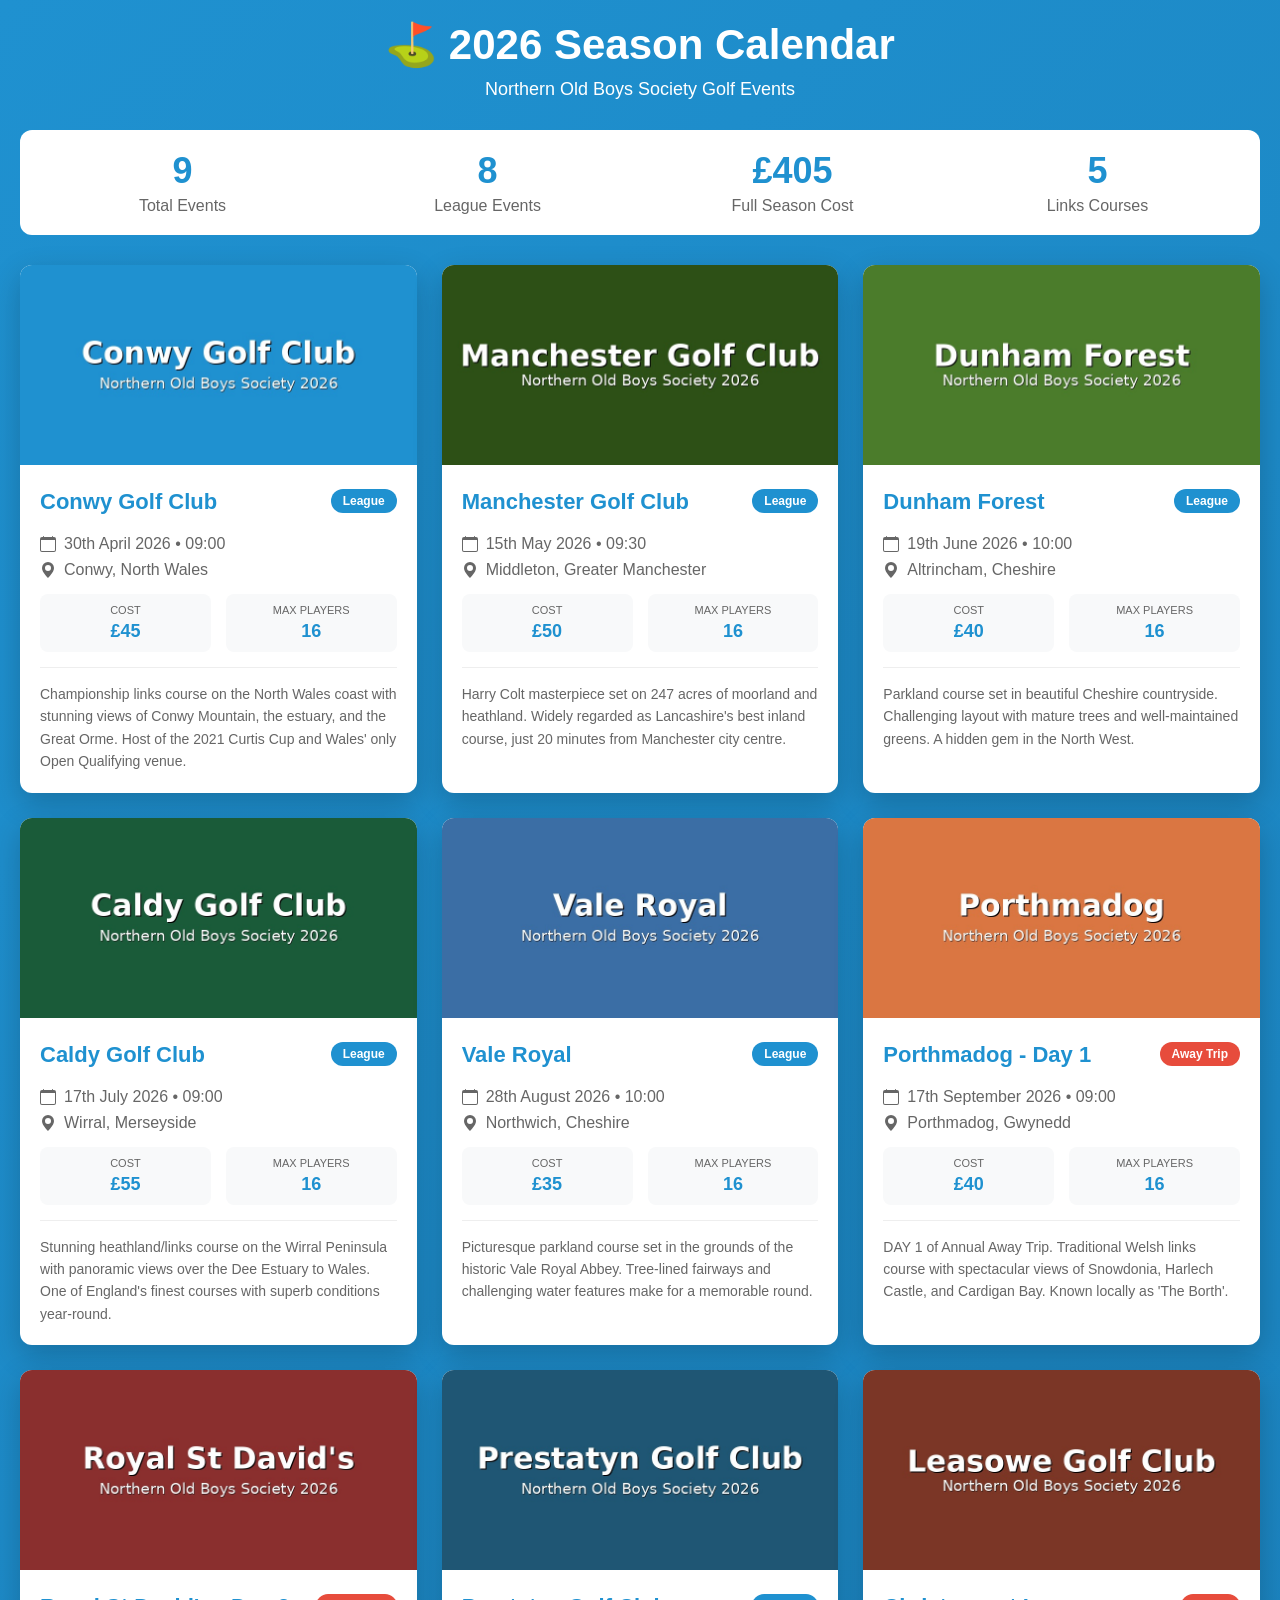
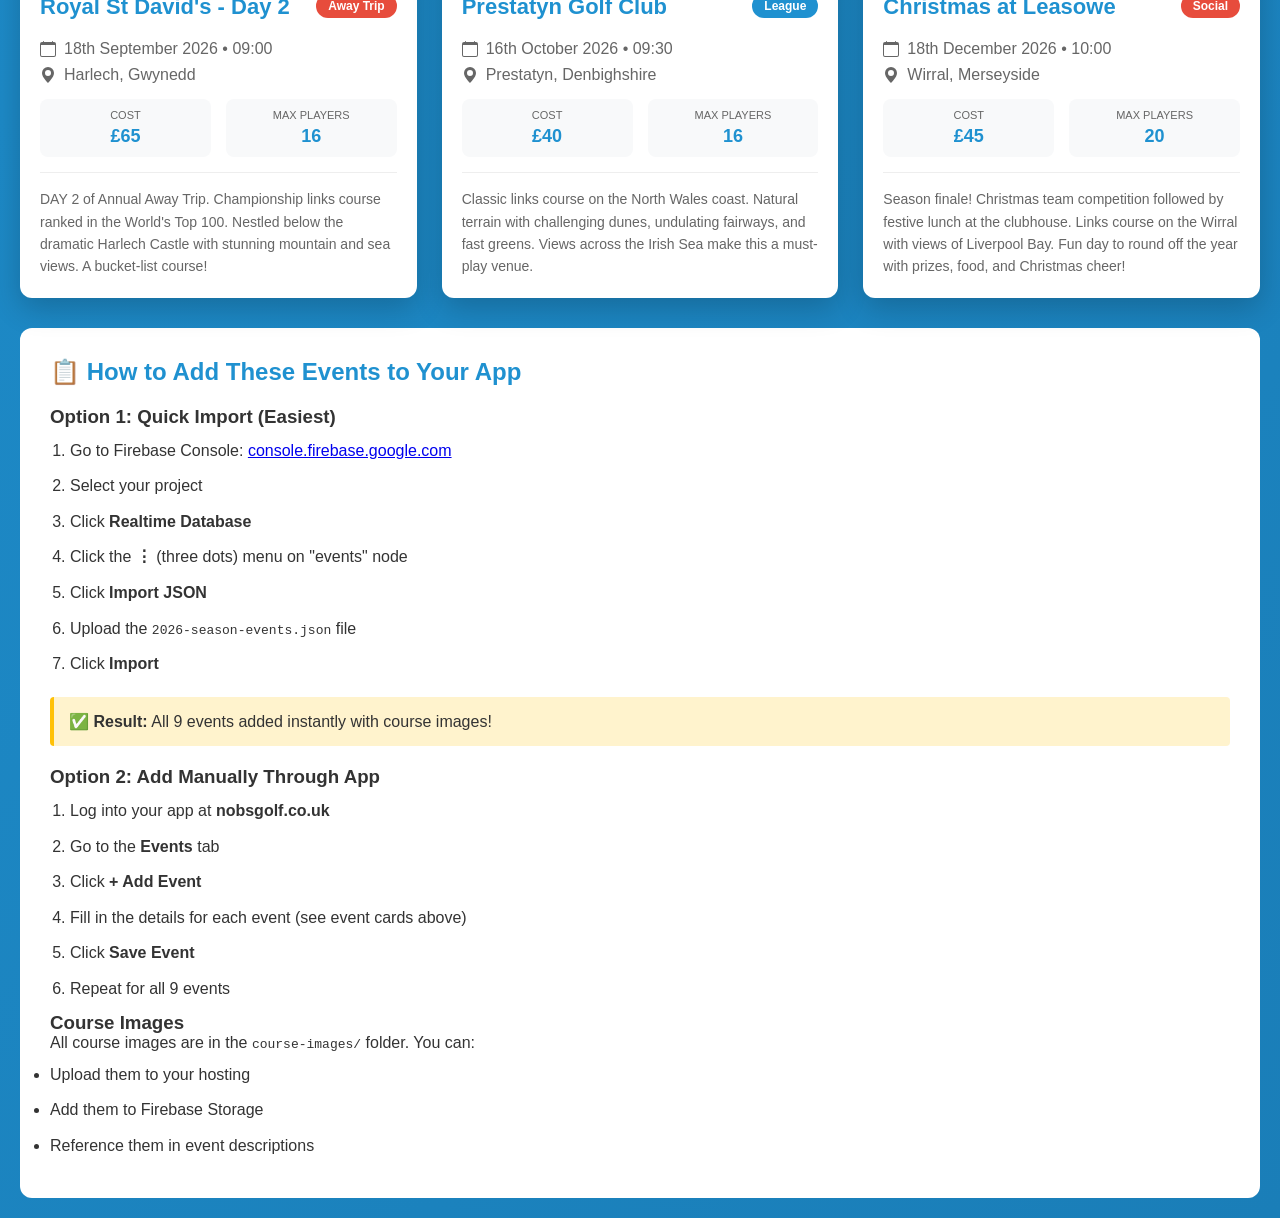
<file: 2026-events-preview.html>
<!DOCTYPE html>
<html lang="en">
<head>
    <meta charset="UTF-8">
    <meta name="viewport" content="width=device-width, initial-scale=1.0">
    <title>2026 Season Events - Northern Old Boys Society</title>
    <style>
        * {
            margin: 0;
            padding: 0;
            box-sizing: border-box;
        }
        
        body {
            font-family: -apple-system, BlinkMacSystemFont, 'Segoe UI', Roboto, sans-serif;
            background: linear-gradient(135deg, #1f91d0 0%, #1a7eb8 100%);
            padding: 20px;
            color: #333;
        }
        
        .container {
            max-width: 1400px;
            margin: 0 auto;
        }
        
        h1 {
            text-align: center;
            color: white;
            margin-bottom: 10px;
            font-size: 42px;
        }
        
        .subtitle {
            text-align: center;
            color: white;
            margin-bottom: 30px;
            font-size: 18px;
        }
        
        .season-stats {
            background: white;
            border-radius: 12px;
            padding: 20px;
            margin-bottom: 30px;
            display: grid;
            grid-template-columns: repeat(auto-fit, minmax(200px, 1fr));
            gap: 20px;
        }
        
        .stat-item {
            text-align: center;
        }
        
        .stat-number {
            font-size: 36px;
            font-weight: bold;
            color: #1f91d0;
        }
        
        .stat-label {
            color: #666;
            margin-top: 5px;
        }
        
        .events-grid {
            display: grid;
            grid-template-columns: repeat(auto-fill, minmax(350px, 1fr));
            gap: 25px;
        }
        
        .event-card {
            background: white;
            border-radius: 12px;
            overflow: hidden;
            box-shadow: 0 10px 30px rgba(0,0,0,0.2);
            transition: transform 0.3s, box-shadow 0.3s;
        }
        
        .event-card:hover {
            transform: translateY(-5px);
            box-shadow: 0 15px 40px rgba(0,0,0,0.3);
        }
        
        .event-image {
            width: 100%;
            height: 200px;
            object-fit: cover;
            background: linear-gradient(135deg, #1f91d0 0%, #1a7eb8 100%);
        }
        
        .event-content {
            padding: 20px;
        }
        
        .event-header {
            display: flex;
            justify-content: space-between;
            align-items: flex-start;
            margin-bottom: 15px;
        }
        
        .event-name {
            font-size: 22px;
            font-weight: bold;
            color: #1f91d0;
            margin-bottom: 5px;
        }
        
        .event-badge {
            background: #1f91d0;
            color: white;
            padding: 5px 12px;
            border-radius: 20px;
            font-size: 12px;
            font-weight: bold;
        }
        
        .event-badge.special {
            background: #e74c3c;
        }
        
        .event-date {
            display: flex;
            align-items: center;
            margin: 8px 0;
            color: #666;
        }
        
        .event-date svg {
            margin-right: 8px;
        }
        
        .event-venue {
            display: flex;
            align-items: center;
            margin: 8px 0;
            color: #666;
        }
        
        .event-venue svg {
            margin-right: 8px;
        }
        
        .event-details {
            display: flex;
            gap: 15px;
            margin: 15px 0;
        }
        
        .detail-item {
            flex: 1;
            background: #f8f9fa;
            padding: 10px;
            border-radius: 8px;
            text-align: center;
        }
        
        .detail-label {
            font-size: 11px;
            color: #666;
            text-transform: uppercase;
            margin-bottom: 5px;
        }
        
        .detail-value {
            font-size: 18px;
            font-weight: bold;
            color: #1f91d0;
        }
        
        .event-description {
            color: #666;
            font-size: 14px;
            line-height: 1.6;
            margin-top: 15px;
            padding-top: 15px;
            border-top: 1px solid #eee;
        }
        
        .instructions {
            background: white;
            border-radius: 12px;
            padding: 30px;
            margin-top: 30px;
        }
        
        .instructions h2 {
            color: #1f91d0;
            margin-bottom: 20px;
        }
        
        .instructions ol {
            margin-left: 20px;
        }
        
        .instructions li {
            margin: 10px 0;
            line-height: 1.6;
        }
        
        .highlight {
            background: #fff3cd;
            padding: 15px;
            border-left: 4px solid #ffc107;
            margin: 20px 0;
            border-radius: 4px;
        }
    </style>
</head>
<body>
    <div class="container">
        <h1>⛳ 2026 Season Calendar</h1>
        <p class="subtitle">Northern Old Boys Society Golf Events</p>
        
        <div class="season-stats">
            <div class="stat-item">
                <div class="stat-number">9</div>
                <div class="stat-label">Total Events</div>
            </div>
            <div class="stat-item">
                <div class="stat-number">8</div>
                <div class="stat-label">League Events</div>
            </div>
            <div class="stat-item">
                <div class="stat-number">£405</div>
                <div class="stat-label">Full Season Cost</div>
            </div>
            <div class="stat-item">
                <div class="stat-number">5</div>
                <div class="stat-label">Links Courses</div>
            </div>
        </div>
        
        <div class="events-grid">
            <!-- Event 1: Conwy -->
            <div class="event-card">
                <img src="course-images/conwy-golf-club.jpg" alt="Conwy Golf Club" class="event-image">
                <div class="event-content">
                    <div class="event-header">
                        <div>
                            <div class="event-name">Conwy Golf Club</div>
                        </div>
                        <div class="event-badge">League</div>
                    </div>
                    <div class="event-date">
                        <svg width="16" height="16" fill="#666" viewBox="0 0 16 16">
                            <path d="M3.5 0a.5.5 0 0 1 .5.5V1h8V.5a.5.5 0 0 1 1 0V1h1a2 2 0 0 1 2 2v11a2 2 0 0 1-2 2H2a2 2 0 0 1-2-2V3a2 2 0 0 1 2-2h1V.5a.5.5 0 0 1 .5-.5zM1 4v10a1 1 0 0 0 1 1h12a1 1 0 0 0 1-1V4H1z"/>
                        </svg>
                        30th April 2026 • 09:00
                    </div>
                    <div class="event-venue">
                        <svg width="16" height="16" fill="#666" viewBox="0 0 16 16">
                            <path d="M8 16s6-5.686 6-10A6 6 0 0 0 2 6c0 4.314 6 10 6 10zm0-7a3 3 0 1 1 0-6 3 3 0 0 1 0 6z"/>
                        </svg>
                        Conwy, North Wales
                    </div>
                    <div class="event-details">
                        <div class="detail-item">
                            <div class="detail-label">Cost</div>
                            <div class="detail-value">£45</div>
                        </div>
                        <div class="detail-item">
                            <div class="detail-label">Max Players</div>
                            <div class="detail-value">16</div>
                        </div>
                    </div>
                    <div class="event-description">
                        Championship links course on the North Wales coast with stunning views of Conwy Mountain, the estuary, and the Great Orme. Host of the 2021 Curtis Cup and Wales' only Open Qualifying venue.
                    </div>
                </div>
            </div>
            
            <!-- Event 2: Manchester -->
            <div class="event-card">
                <img src="course-images/manchester-golf-club.jpg" alt="Manchester Golf Club" class="event-image">
                <div class="event-content">
                    <div class="event-header">
                        <div>
                            <div class="event-name">Manchester Golf Club</div>
                        </div>
                        <div class="event-badge">League</div>
                    </div>
                    <div class="event-date">
                        <svg width="16" height="16" fill="#666" viewBox="0 0 16 16">
                            <path d="M3.5 0a.5.5 0 0 1 .5.5V1h8V.5a.5.5 0 0 1 1 0V1h1a2 2 0 0 1 2 2v11a2 2 0 0 1-2 2H2a2 2 0 0 1-2-2V3a2 2 0 0 1 2-2h1V.5a.5.5 0 0 1 .5-.5zM1 4v10a1 1 0 0 0 1 1h12a1 1 0 0 0 1-1V4H1z"/>
                        </svg>
                        15th May 2026 • 09:30
                    </div>
                    <div class="event-venue">
                        <svg width="16" height="16" fill="#666" viewBox="0 0 16 16">
                            <path d="M8 16s6-5.686 6-10A6 6 0 0 0 2 6c0 4.314 6 10 6 10zm0-7a3 3 0 1 1 0-6 3 3 0 0 1 0 6z"/>
                        </svg>
                        Middleton, Greater Manchester
                    </div>
                    <div class="event-details">
                        <div class="detail-item">
                            <div class="detail-label">Cost</div>
                            <div class="detail-value">£50</div>
                        </div>
                        <div class="detail-item">
                            <div class="detail-label">Max Players</div>
                            <div class="detail-value">16</div>
                        </div>
                    </div>
                    <div class="event-description">
                        Harry Colt masterpiece set on 247 acres of moorland and heathland. Widely regarded as Lancashire's best inland course, just 20 minutes from Manchester city centre.
                    </div>
                </div>
            </div>
            
            <!-- Event 3: Dunham Forest -->
            <div class="event-card">
                <img src="course-images/dunham-forest.jpg" alt="Dunham Forest" class="event-image">
                <div class="event-content">
                    <div class="event-header">
                        <div>
                            <div class="event-name">Dunham Forest</div>
                        </div>
                        <div class="event-badge">League</div>
                    </div>
                    <div class="event-date">
                        <svg width="16" height="16" fill="#666" viewBox="0 0 16 16">
                            <path d="M3.5 0a.5.5 0 0 1 .5.5V1h8V.5a.5.5 0 0 1 1 0V1h1a2 2 0 0 1 2 2v11a2 2 0 0 1-2 2H2a2 2 0 0 1-2-2V3a2 2 0 0 1 2-2h1V.5a.5.5 0 0 1 .5-.5zM1 4v10a1 1 0 0 0 1 1h12a1 1 0 0 0 1-1V4H1z"/>
                        </svg>
                        19th June 2026 • 10:00
                    </div>
                    <div class="event-venue">
                        <svg width="16" height="16" fill="#666" viewBox="0 0 16 16">
                            <path d="M8 16s6-5.686 6-10A6 6 0 0 0 2 6c0 4.314 6 10 6 10zm0-7a3 3 0 1 1 0-6 3 3 0 0 1 0 6z"/>
                        </svg>
                        Altrincham, Cheshire
                    </div>
                    <div class="event-details">
                        <div class="detail-item">
                            <div class="detail-label">Cost</div>
                            <div class="detail-value">£40</div>
                        </div>
                        <div class="detail-item">
                            <div class="detail-label">Max Players</div>
                            <div class="detail-value">16</div>
                        </div>
                    </div>
                    <div class="event-description">
                        Parkland course set in beautiful Cheshire countryside. Challenging layout with mature trees and well-maintained greens. A hidden gem in the North West.
                    </div>
                </div>
            </div>
            
            <!-- Event 4: Caldy -->
            <div class="event-card">
                <img src="course-images/caldy-golf-club.jpg" alt="Caldy Golf Club" class="event-image">
                <div class="event-content">
                    <div class="event-header">
                        <div>
                            <div class="event-name">Caldy Golf Club</div>
                        </div>
                        <div class="event-badge">League</div>
                    </div>
                    <div class="event-date">
                        <svg width="16" height="16" fill="#666" viewBox="0 0 16 16">
                            <path d="M3.5 0a.5.5 0 0 1 .5.5V1h8V.5a.5.5 0 0 1 1 0V1h1a2 2 0 0 1 2 2v11a2 2 0 0 1-2 2H2a2 2 0 0 1-2-2V3a2 2 0 0 1 2-2h1V.5a.5.5 0 0 1 .5-.5zM1 4v10a1 1 0 0 0 1 1h12a1 1 0 0 0 1-1V4H1z"/>
                        </svg>
                        17th July 2026 • 09:00
                    </div>
                    <div class="event-venue">
                        <svg width="16" height="16" fill="#666" viewBox="0 0 16 16">
                            <path d="M8 16s6-5.686 6-10A6 6 0 0 0 2 6c0 4.314 6 10 6 10zm0-7a3 3 0 1 1 0-6 3 3 0 0 1 0 6z"/>
                        </svg>
                        Wirral, Merseyside
                    </div>
                    <div class="event-details">
                        <div class="detail-item">
                            <div class="detail-label">Cost</div>
                            <div class="detail-value">£55</div>
                        </div>
                        <div class="detail-item">
                            <div class="detail-label">Max Players</div>
                            <div class="detail-value">16</div>
                        </div>
                    </div>
                    <div class="event-description">
                        Stunning heathland/links course on the Wirral Peninsula with panoramic views over the Dee Estuary to Wales. One of England's finest courses with superb conditions year-round.
                    </div>
                </div>
            </div>
            
            <!-- Event 5: Vale Royal -->
            <div class="event-card">
                <img src="course-images/vale-royal.jpg" alt="Vale Royal" class="event-image">
                <div class="event-content">
                    <div class="event-header">
                        <div>
                            <div class="event-name">Vale Royal</div>
                        </div>
                        <div class="event-badge">League</div>
                    </div>
                    <div class="event-date">
                        <svg width="16" height="16" fill="#666" viewBox="0 0 16 16">
                            <path d="M3.5 0a.5.5 0 0 1 .5.5V1h8V.5a.5.5 0 0 1 1 0V1h1a2 2 0 0 1 2 2v11a2 2 0 0 1-2 2H2a2 2 0 0 1-2-2V3a2 2 0 0 1 2-2h1V.5a.5.5 0 0 1 .5-.5zM1 4v10a1 1 0 0 0 1 1h12a1 1 0 0 0 1-1V4H1z"/>
                        </svg>
                        28th August 2026 • 10:00
                    </div>
                    <div class="event-venue">
                        <svg width="16" height="16" fill="#666" viewBox="0 0 16 16">
                            <path d="M8 16s6-5.686 6-10A6 6 0 0 0 2 6c0 4.314 6 10 6 10zm0-7a3 3 0 1 1 0-6 3 3 0 0 1 0 6z"/>
                        </svg>
                        Northwich, Cheshire
                    </div>
                    <div class="event-details">
                        <div class="detail-item">
                            <div class="detail-label">Cost</div>
                            <div class="detail-value">£35</div>
                        </div>
                        <div class="detail-item">
                            <div class="detail-label">Max Players</div>
                            <div class="detail-value">16</div>
                        </div>
                    </div>
                    <div class="event-description">
                        Picturesque parkland course set in the grounds of the historic Vale Royal Abbey. Tree-lined fairways and challenging water features make for a memorable round.
                    </div>
                </div>
            </div>
            
            <!-- Event 6: Porthmadog -->
            <div class="event-card">
                <img src="course-images/porthmadog.jpg" alt="Porthmadog" class="event-image">
                <div class="event-content">
                    <div class="event-header">
                        <div>
                            <div class="event-name">Porthmadog - Day 1</div>
                        </div>
                        <div class="event-badge special">Away Trip</div>
                    </div>
                    <div class="event-date">
                        <svg width="16" height="16" fill="#666" viewBox="0 0 16 16">
                            <path d="M3.5 0a.5.5 0 0 1 .5.5V1h8V.5a.5.5 0 0 1 1 0V1h1a2 2 0 0 1 2 2v11a2 2 0 0 1-2 2H2a2 2 0 0 1-2-2V3a2 2 0 0 1 2-2h1V.5a.5.5 0 0 1 .5-.5zM1 4v10a1 1 0 0 0 1 1h12a1 1 0 0 0 1-1V4H1z"/>
                        </svg>
                        17th September 2026 • 09:00
                    </div>
                    <div class="event-venue">
                        <svg width="16" height="16" fill="#666" viewBox="0 0 16 16">
                            <path d="M8 16s6-5.686 6-10A6 6 0 0 0 2 6c0 4.314 6 10 6 10zm0-7a3 3 0 1 1 0-6 3 3 0 0 1 0 6z"/>
                        </svg>
                        Porthmadog, Gwynedd
                    </div>
                    <div class="event-details">
                        <div class="detail-item">
                            <div class="detail-label">Cost</div>
                            <div class="detail-value">£40</div>
                        </div>
                        <div class="detail-item">
                            <div class="detail-label">Max Players</div>
                            <div class="detail-value">16</div>
                        </div>
                    </div>
                    <div class="event-description">
                        DAY 1 of Annual Away Trip. Traditional Welsh links course with spectacular views of Snowdonia, Harlech Castle, and Cardigan Bay. Known locally as 'The Borth'.
                    </div>
                </div>
            </div>
            
            <!-- Event 7: Royal St David's -->
            <div class="event-card">
                <img src="course-images/royal-st-davids.jpg" alt="Royal St David's" class="event-image">
                <div class="event-content">
                    <div class="event-header">
                        <div>
                            <div class="event-name">Royal St David's - Day 2</div>
                        </div>
                        <div class="event-badge special">Away Trip</div>
                    </div>
                    <div class="event-date">
                        <svg width="16" height="16" fill="#666" viewBox="0 0 16 16">
                            <path d="M3.5 0a.5.5 0 0 1 .5.5V1h8V.5a.5.5 0 0 1 1 0V1h1a2 2 0 0 1 2 2v11a2 2 0 0 1-2 2H2a2 2 0 0 1-2-2V3a2 2 0 0 1 2-2h1V.5a.5.5 0 0 1 .5-.5zM1 4v10a1 1 0 0 0 1 1h12a1 1 0 0 0 1-1V4H1z"/>
                        </svg>
                        18th September 2026 • 09:00
                    </div>
                    <div class="event-venue">
                        <svg width="16" height="16" fill="#666" viewBox="0 0 16 16">
                            <path d="M8 16s6-5.686 6-10A6 6 0 0 0 2 6c0 4.314 6 10 6 10zm0-7a3 3 0 1 1 0-6 3 3 0 0 1 0 6z"/>
                        </svg>
                        Harlech, Gwynedd
                    </div>
                    <div class="event-details">
                        <div class="detail-item">
                            <div class="detail-label">Cost</div>
                            <div class="detail-value">£65</div>
                        </div>
                        <div class="detail-item">
                            <div class="detail-label">Max Players</div>
                            <div class="detail-value">16</div>
                        </div>
                    </div>
                    <div class="event-description">
                        DAY 2 of Annual Away Trip. Championship links course ranked in the World's Top 100. Nestled below the dramatic Harlech Castle with stunning mountain and sea views. A bucket-list course!
                    </div>
                </div>
            </div>
            
            <!-- Event 8: Prestatyn -->
            <div class="event-card">
                <img src="course-images/prestatyn-golf-club.jpg" alt="Prestatyn" class="event-image">
                <div class="event-content">
                    <div class="event-header">
                        <div>
                            <div class="event-name">Prestatyn Golf Club</div>
                        </div>
                        <div class="event-badge">League</div>
                    </div>
                    <div class="event-date">
                        <svg width="16" height="16" fill="#666" viewBox="0 0 16 16">
                            <path d="M3.5 0a.5.5 0 0 1 .5.5V1h8V.5a.5.5 0 0 1 1 0V1h1a2 2 0 0 1 2 2v11a2 2 0 0 1-2 2H2a2 2 0 0 1-2-2V3a2 2 0 0 1 2-2h1V.5a.5.5 0 0 1 .5-.5zM1 4v10a1 1 0 0 0 1 1h12a1 1 0 0 0 1-1V4H1z"/>
                        </svg>
                        16th October 2026 • 09:30
                    </div>
                    <div class="event-venue">
                        <svg width="16" height="16" fill="#666" viewBox="0 0 16 16">
                            <path d="M8 16s6-5.686 6-10A6 6 0 0 0 2 6c0 4.314 6 10 6 10zm0-7a3 3 0 1 1 0-6 3 3 0 0 1 0 6z"/>
                        </svg>
                        Prestatyn, Denbighshire
                    </div>
                    <div class="event-details">
                        <div class="detail-item">
                            <div class="detail-label">Cost</div>
                            <div class="detail-value">£40</div>
                        </div>
                        <div class="detail-item">
                            <div class="detail-label">Max Players</div>
                            <div class="detail-value">16</div>
                        </div>
                    </div>
                    <div class="event-description">
                        Classic links course on the North Wales coast. Natural terrain with challenging dunes, undulating fairways, and fast greens. Views across the Irish Sea make this a must-play venue.
                    </div>
                </div>
            </div>
            
            <!-- Event 9: Leasowe -->
            <div class="event-card">
                <img src="course-images/leasowe-golf-club.jpg" alt="Leasowe" class="event-image">
                <div class="event-content">
                    <div class="event-header">
                        <div>
                            <div class="event-name">Christmas at Leasowe</div>
                        </div>
                        <div class="event-badge special">Social</div>
                    </div>
                    <div class="event-date">
                        <svg width="16" height="16" fill="#666" viewBox="0 0 16 16">
                            <path d="M3.5 0a.5.5 0 0 1 .5.5V1h8V.5a.5.5 0 0 1 1 0V1h1a2 2 0 0 1 2 2v11a2 2 0 0 1-2 2H2a2 2 0 0 1-2-2V3a2 2 0 0 1 2-2h1V.5a.5.5 0 0 1 .5-.5zM1 4v10a1 1 0 0 0 1 1h12a1 1 0 0 0 1-1V4H1z"/>
                        </svg>
                        18th December 2026 • 10:00
                    </div>
                    <div class="event-venue">
                        <svg width="16" height="16" fill="#666" viewBox="0 0 16 16">
                            <path d="M8 16s6-5.686 6-10A6 6 0 0 0 2 6c0 4.314 6 10 6 10zm0-7a3 3 0 1 1 0-6 3 3 0 0 1 0 6z"/>
                        </svg>
                        Wirral, Merseyside
                    </div>
                    <div class="event-details">
                        <div class="detail-item">
                            <div class="detail-label">Cost</div>
                            <div class="detail-value">£45</div>
                        </div>
                        <div class="detail-item">
                            <div class="detail-label">Max Players</div>
                            <div class="detail-value">20</div>
                        </div>
                    </div>
                    <div class="event-description">
                        Season finale! Christmas team competition followed by festive lunch at the clubhouse. Links course on the Wirral with views of Liverpool Bay. Fun day to round off the year with prizes, food, and Christmas cheer!
                    </div>
                </div>
            </div>
        </div>
        
        <div class="instructions">
            <h2>📋 How to Add These Events to Your App</h2>
            
            <h3>Option 1: Quick Import (Easiest)</h3>
            <ol>
                <li>Go to Firebase Console: <a href="https://console.firebase.google.com" target="_blank">console.firebase.google.com</a></li>
                <li>Select your project</li>
                <li>Click <strong>Realtime Database</strong></li>
                <li>Click the <strong>⋮</strong> (three dots) menu on "events" node</li>
                <li>Click <strong>Import JSON</strong></li>
                <li>Upload the <code>2026-season-events.json</code> file</li>
                <li>Click <strong>Import</strong></li>
            </ol>
            
            <div class="highlight">
                <strong>✅ Result:</strong> All 9 events added instantly with course images!
            </div>
            
            <h3>Option 2: Add Manually Through App</h3>
            <ol>
                <li>Log into your app at <strong>nobsgolf.co.uk</strong></li>
                <li>Go to the <strong>Events</strong> tab</li>
                <li>Click <strong>+ Add Event</strong></li>
                <li>Fill in the details for each event (see event cards above)</li>
                <li>Click <strong>Save Event</strong></li>
                <li>Repeat for all 9 events</li>
            </ol>
            
            <h3>Course Images</h3>
            <p>All course images are in the <code>course-images/</code> folder. You can:</p>
            <ul>
                <li>Upload them to your hosting</li>
                <li>Add them to Firebase Storage</li>
                <li>Reference them in event descriptions</li>
            </ul>
        </div>
    </div>
</body>
</html>
</file>
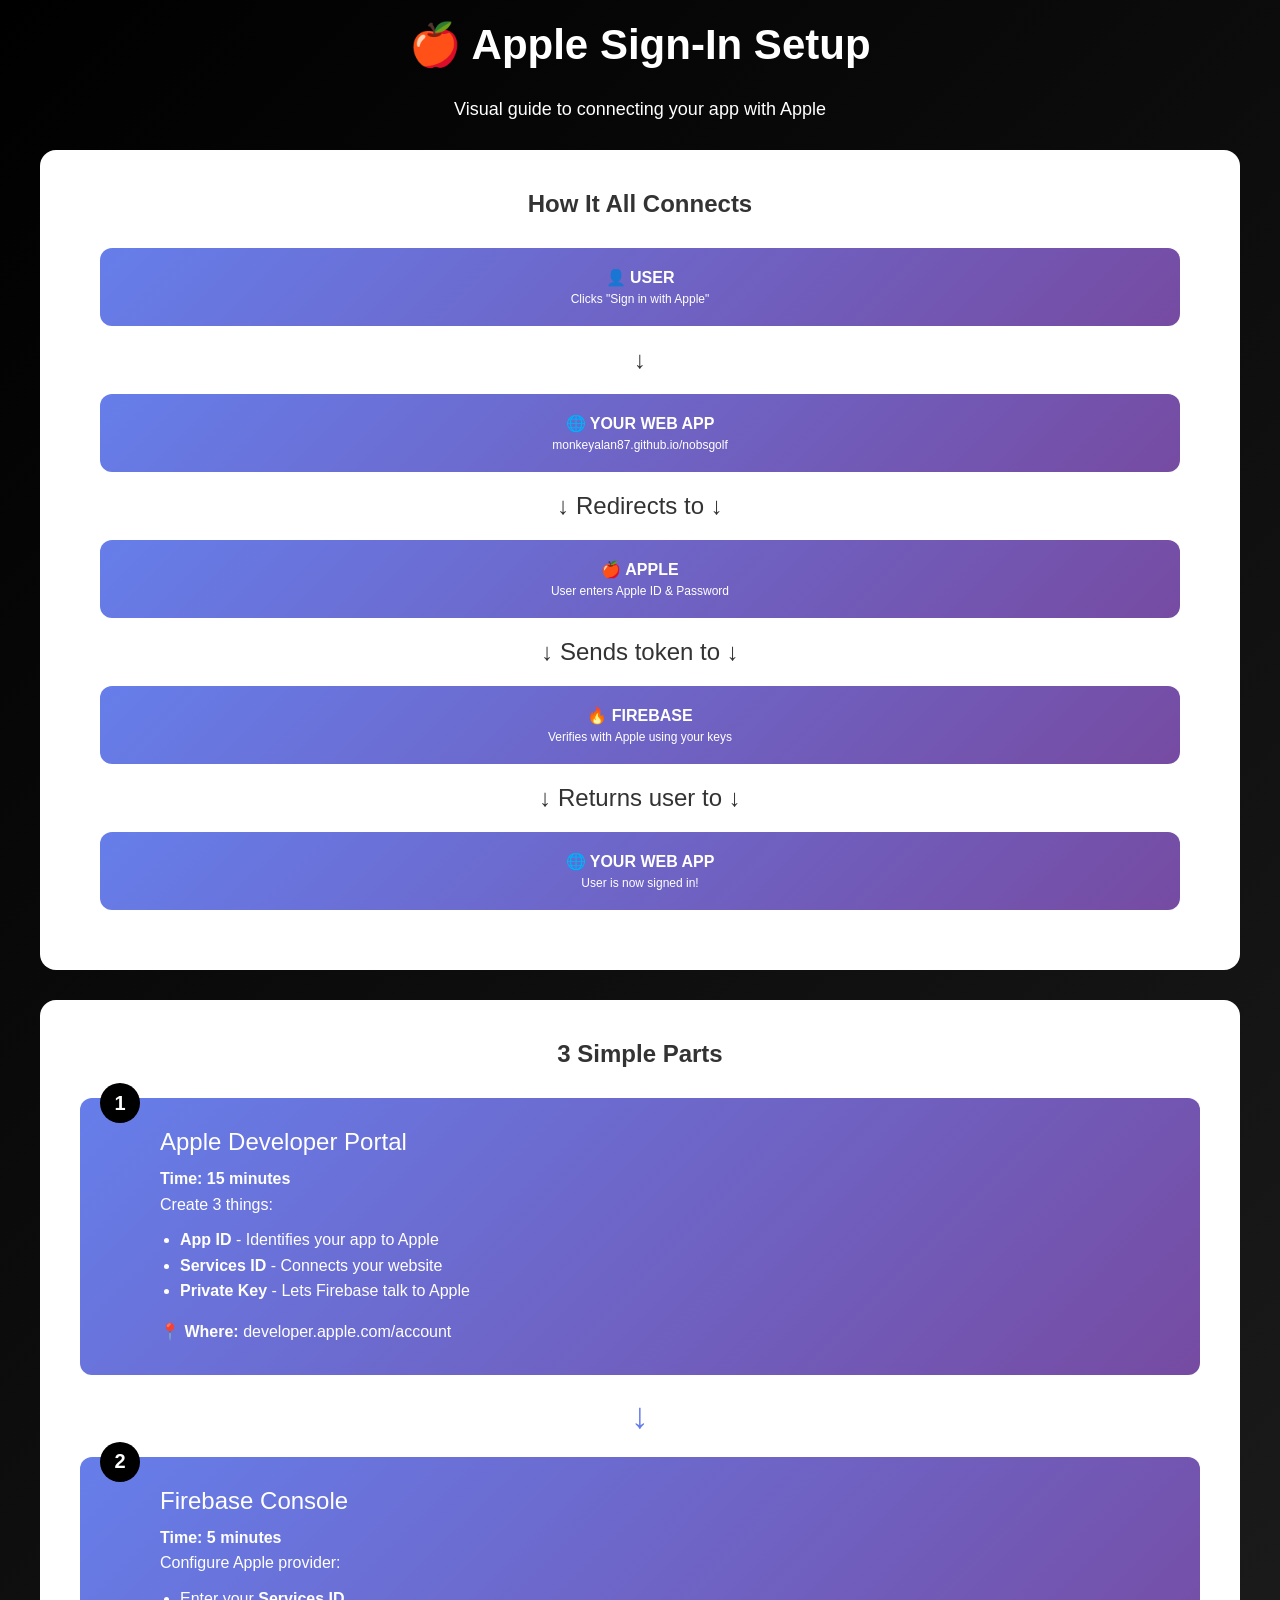
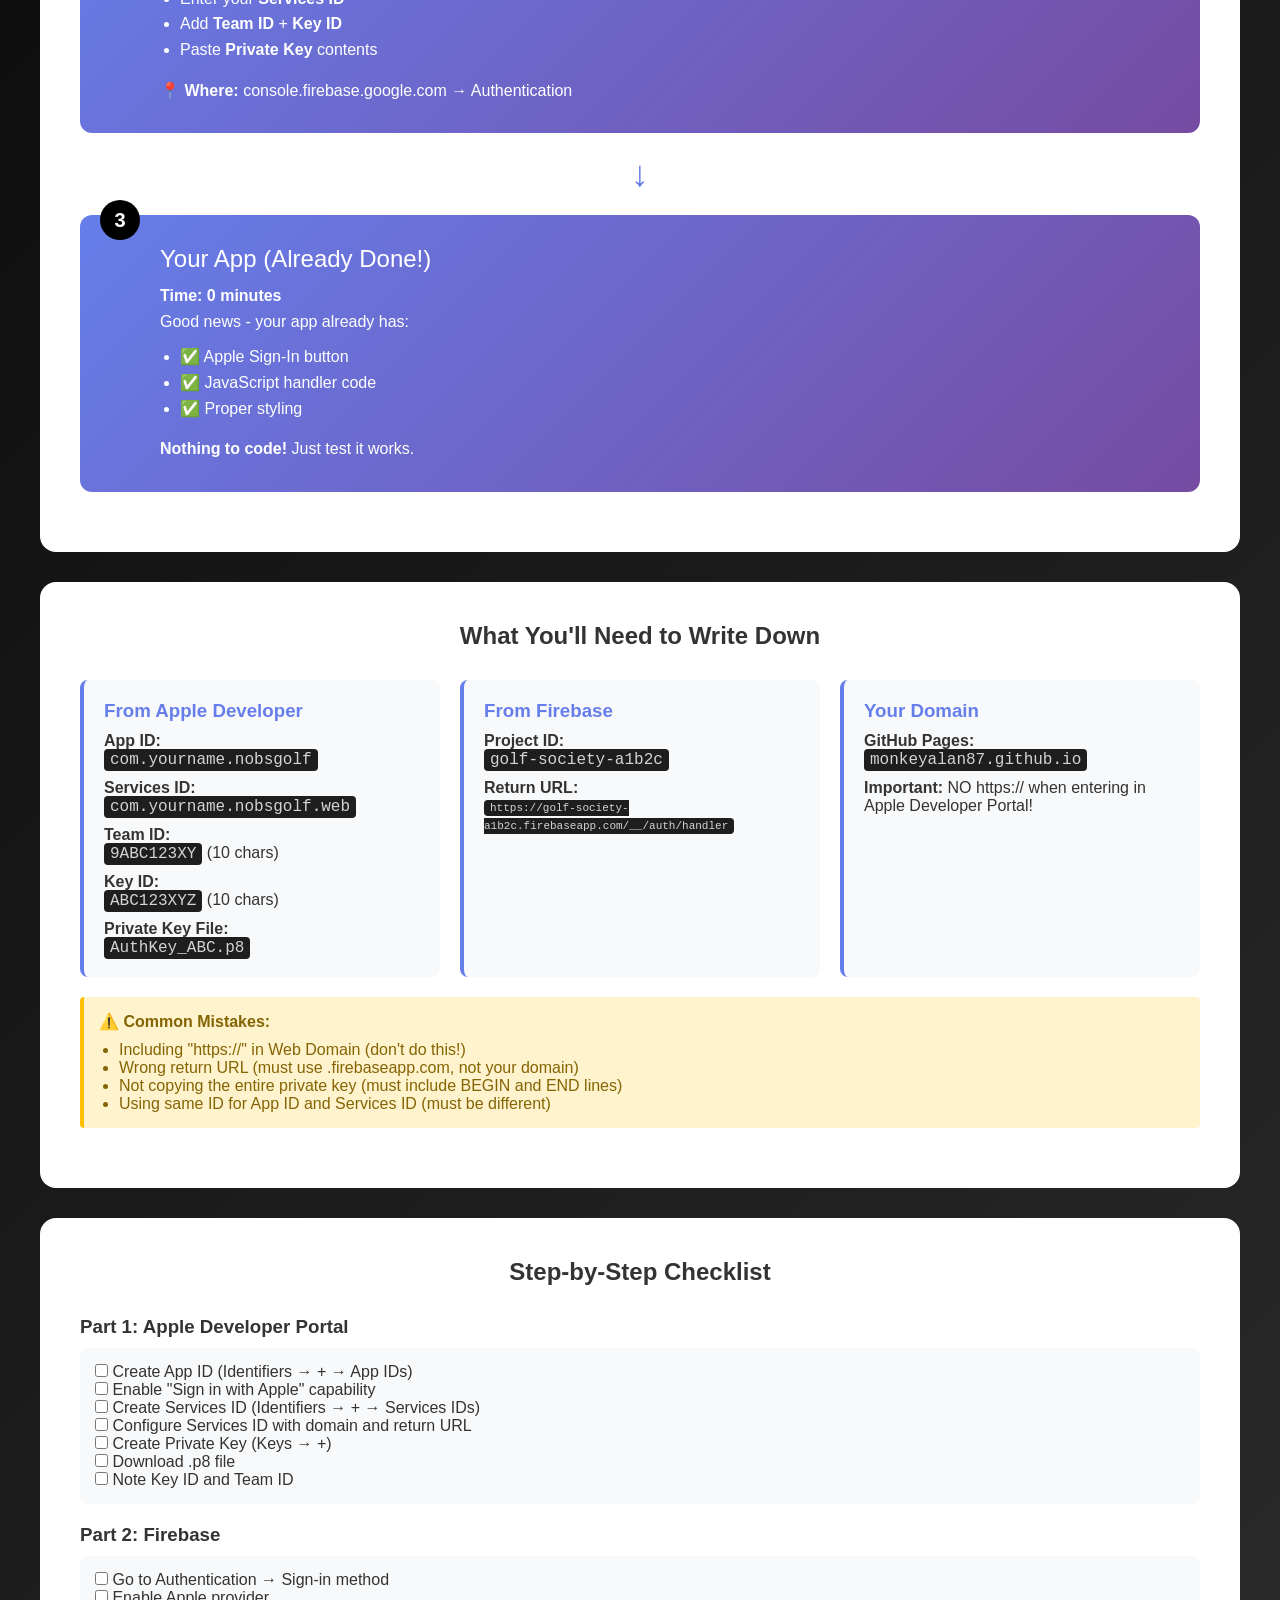
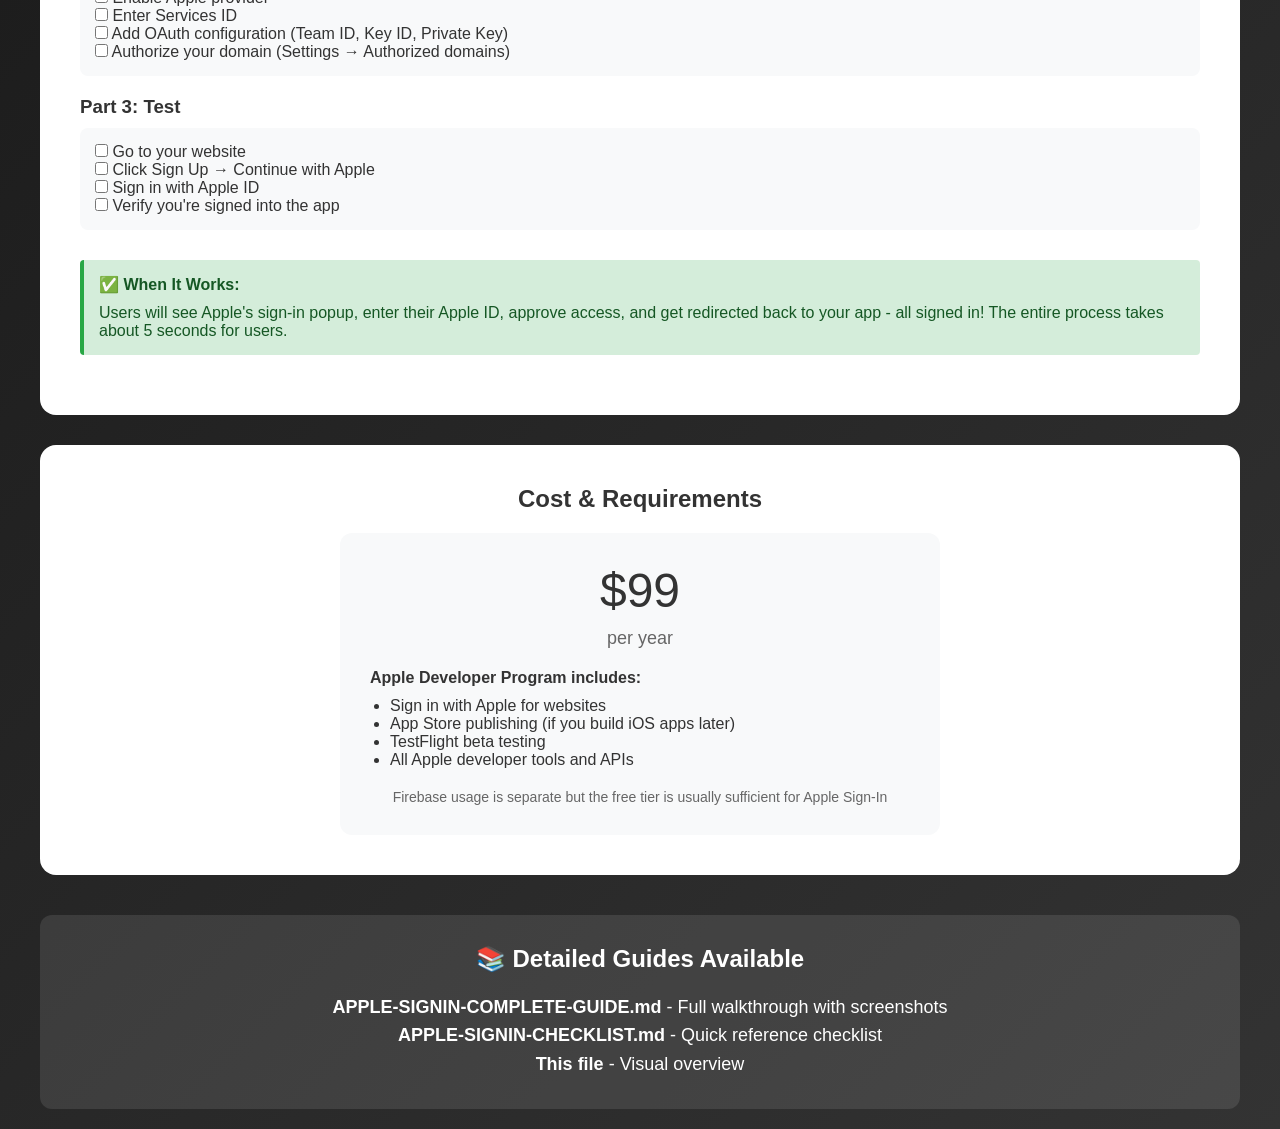
<file: apple-signin-visual.html>
<!DOCTYPE html>
<html lang="en">
<head>
    <meta charset="UTF-8">
    <meta name="viewport" content="width=device-width, initial-scale=1.0">
    <title>Apple Sign-In Setup - Visual Guide</title>
    <style>
        * {
            margin: 0;
            padding: 0;
            box-sizing: border-box;
        }
        
        body {
            font-family: -apple-system, BlinkMacSystemFont, 'Segoe UI', Roboto, sans-serif;
            background: linear-gradient(135deg, #000000 0%, #333333 100%);
            padding: 20px;
            color: white;
        }
        
        .container {
            max-width: 1200px;
            margin: 0 auto;
        }
        
        h1 {
            text-align: center;
            font-size: 42px;
            margin-bottom: 30px;
        }
        
        .flow-diagram {
            background: white;
            border-radius: 16px;
            padding: 40px;
            margin-bottom: 30px;
            color: #333;
        }
        
        .step-box {
            background: linear-gradient(135deg, #667eea 0%, #764ba2 100%);
            color: white;
            padding: 30px;
            border-radius: 12px;
            margin: 20px 0;
            position: relative;
        }
        
        .step-number {
            position: absolute;
            top: -15px;
            left: 20px;
            background: #000;
            color: white;
            width: 40px;
            height: 40px;
            border-radius: 50%;
            display: flex;
            align-items: center;
            justify-content: center;
            font-size: 20px;
            font-weight: bold;
        }
        
        .step-title {
            font-size: 24px;
            margin-bottom: 10px;
            padding-left: 50px;
        }
        
        .step-content {
            padding-left: 50px;
            line-height: 1.6;
        }
        
        .arrow {
            text-align: center;
            font-size: 36px;
            color: #667eea;
            margin: 10px 0;
        }
        
        .info-grid {
            display: grid;
            grid-template-columns: repeat(auto-fit, minmax(300px, 1fr));
            gap: 20px;
            margin-top: 20px;
        }
        
        .info-card {
            background: #f8f9fa;
            padding: 20px;
            border-radius: 8px;
            border-left: 4px solid #667eea;
        }
        
        .info-card h3 {
            color: #667eea;
            margin-bottom: 10px;
        }
        
        .warning {
            background: #fff3cd;
            border-left: 4px solid #ffc107;
            padding: 15px;
            margin: 20px 0;
            border-radius: 4px;
            color: #856404;
        }
        
        .success {
            background: #d4edda;
            border-left: 4px solid #28a745;
            padding: 15px;
            margin: 20px 0;
            border-radius: 4px;
            color: #155724;
        }
        
        code {
            background: #1e1e1e;
            color: #d4d4d4;
            padding: 2px 6px;
            border-radius: 4px;
            font-family: 'Courier New', monospace;
        }
        
        .code-block {
            background: #1e1e1e;
            color: #d4d4d4;
            padding: 15px;
            border-radius: 8px;
            overflow-x: auto;
            margin: 10px 0;
            font-family: 'Courier New', monospace;
        }
        
        .connection-diagram {
            background: white;
            padding: 40px;
            border-radius: 16px;
            margin: 30px 0;
            color: #333;
        }
        
        .entity {
            background: linear-gradient(135deg, #667eea 0%, #764ba2 100%);
            color: white;
            padding: 20px;
            border-radius: 12px;
            text-align: center;
            margin: 20px;
            font-weight: bold;
        }
        
        .connector {
            text-align: center;
            font-size: 24px;
            margin: 10px 0;
        }
    </style>
</head>
<body>
    <div class="container">
        <h1>🍎 Apple Sign-In Setup</h1>
        <p style="text-align: center; font-size: 18px; margin-bottom: 30px;">Visual guide to connecting your app with Apple</p>
        
        <div class="connection-diagram">
            <h2 style="text-align: center; margin-bottom: 30px; color: #333;">How It All Connects</h2>
            
            <div class="entity">
                👤 USER
                <div style="font-size: 12px; font-weight: normal; margin-top: 5px;">Clicks "Sign in with Apple"</div>
            </div>
            
            <div class="connector">↓</div>
            
            <div class="entity">
                🌐 YOUR WEB APP
                <div style="font-size: 12px; font-weight: normal; margin-top: 5px;">monkeyalan87.github.io/nobsgolf</div>
            </div>
            
            <div class="connector">↓ Redirects to ↓</div>
            
            <div class="entity">
                🍎 APPLE
                <div style="font-size: 12px; font-weight: normal; margin-top: 5px;">User enters Apple ID & Password</div>
            </div>
            
            <div class="connector">↓ Sends token to ↓</div>
            
            <div class="entity">
                🔥 FIREBASE
                <div style="font-size: 12px; font-weight: normal; margin-top: 5px;">Verifies with Apple using your keys</div>
            </div>
            
            <div class="connector">↓ Returns user to ↓</div>
            
            <div class="entity">
                🌐 YOUR WEB APP
                <div style="font-size: 12px; font-weight: normal; margin-top: 5px;">User is now signed in!</div>
            </div>
        </div>
        
        <div class="flow-diagram">
            <h2 style="text-align: center; margin-bottom: 30px; color: #333;">3 Simple Parts</h2>
            
            <div class="step-box">
                <div class="step-number">1</div>
                <div class="step-title">Apple Developer Portal</div>
                <div class="step-content">
                    <p><strong>Time: 15 minutes</strong></p>
                    <p>Create 3 things:</p>
                    <ul style="margin: 10px 0 10px 20px;">
                        <li><strong>App ID</strong> - Identifies your app to Apple</li>
                        <li><strong>Services ID</strong> - Connects your website</li>
                        <li><strong>Private Key</strong> - Lets Firebase talk to Apple</li>
                    </ul>
                    <p style="margin-top: 15px;">📍 <strong>Where:</strong> developer.apple.com/account</p>
                </div>
            </div>
            
            <div class="arrow">↓</div>
            
            <div class="step-box">
                <div class="step-number">2</div>
                <div class="step-title">Firebase Console</div>
                <div class="step-content">
                    <p><strong>Time: 5 minutes</strong></p>
                    <p>Configure Apple provider:</p>
                    <ul style="margin: 10px 0 10px 20px;">
                        <li>Enter your <strong>Services ID</strong></li>
                        <li>Add <strong>Team ID</strong> + <strong>Key ID</strong></li>
                        <li>Paste <strong>Private Key</strong> contents</li>
                    </ul>
                    <p style="margin-top: 15px;">📍 <strong>Where:</strong> console.firebase.google.com → Authentication</p>
                </div>
            </div>
            
            <div class="arrow">↓</div>
            
            <div class="step-box">
                <div class="step-number">3</div>
                <div class="step-title">Your App (Already Done!)</div>
                <div class="step-content">
                    <p><strong>Time: 0 minutes</strong></p>
                    <p>Good news - your app already has:</p>
                    <ul style="margin: 10px 0 10px 20px;">
                        <li>✅ Apple Sign-In button</li>
                        <li>✅ JavaScript handler code</li>
                        <li>✅ Proper styling</li>
                    </ul>
                    <p style="margin-top: 15px;"><strong>Nothing to code!</strong> Just test it works.</p>
                </div>
            </div>
        </div>
        
        <div class="flow-diagram">
            <h2 style="text-align: center; margin-bottom: 30px; color: #333;">What You'll Need to Write Down</h2>
            
            <div class="info-grid">
                <div class="info-card">
                    <h3>From Apple Developer</h3>
                    <p><strong>App ID:</strong><br>
                    <code>com.yourname.nobsgolf</code></p>
                    <p style="margin-top: 10px;"><strong>Services ID:</strong><br>
                    <code>com.yourname.nobsgolf.web</code></p>
                    <p style="margin-top: 10px;"><strong>Team ID:</strong><br>
                    <code>9ABC123XY</code> (10 chars)</p>
                    <p style="margin-top: 10px;"><strong>Key ID:</strong><br>
                    <code>ABC123XYZ</code> (10 chars)</p>
                    <p style="margin-top: 10px;"><strong>Private Key File:</strong><br>
                    <code>AuthKey_ABC.p8</code></p>
                </div>
                
                <div class="info-card">
                    <h3>From Firebase</h3>
                    <p><strong>Project ID:</strong><br>
                    <code>golf-society-a1b2c</code></p>
                    <p style="margin-top: 10px;"><strong>Return URL:</strong><br>
                    <code style="font-size: 11px;">https://golf-society-a1b2c.firebaseapp.com/__/auth/handler</code></p>
                </div>
                
                <div class="info-card">
                    <h3>Your Domain</h3>
                    <p><strong>GitHub Pages:</strong><br>
                    <code>monkeyalan87.github.io</code></p>
                    <p style="margin-top: 10px;"><strong>Important:</strong> NO https:// when entering in Apple Developer Portal!</p>
                </div>
            </div>
            
            <div class="warning">
                <strong>⚠️ Common Mistakes:</strong>
                <ul style="margin: 10px 0 0 20px;">
                    <li>Including "https://" in Web Domain (don't do this!)</li>
                    <li>Wrong return URL (must use .firebaseapp.com, not your domain)</li>
                    <li>Not copying the entire private key (must include BEGIN and END lines)</li>
                    <li>Using same ID for App ID and Services ID (must be different)</li>
                </ul>
            </div>
        </div>
        
        <div class="flow-diagram">
            <h2 style="text-align: center; margin-bottom: 30px; color: #333;">Step-by-Step Checklist</h2>
            
            <div style="color: #333;">
                <h3 style="margin: 20px 0 10px 0;">Part 1: Apple Developer Portal</h3>
                <div style="background: #f8f9fa; padding: 15px; border-radius: 8px; margin-bottom: 10px;">
                    <input type="checkbox"> Create App ID (Identifiers → + → App IDs)<br>
                    <input type="checkbox"> Enable "Sign in with Apple" capability<br>
                    <input type="checkbox"> Create Services ID (Identifiers → + → Services IDs)<br>
                    <input type="checkbox"> Configure Services ID with domain and return URL<br>
                    <input type="checkbox"> Create Private Key (Keys → +)<br>
                    <input type="checkbox"> Download .p8 file<br>
                    <input type="checkbox"> Note Key ID and Team ID
                </div>
                
                <h3 style="margin: 20px 0 10px 0;">Part 2: Firebase</h3>
                <div style="background: #f8f9fa; padding: 15px; border-radius: 8px; margin-bottom: 10px;">
                    <input type="checkbox"> Go to Authentication → Sign-in method<br>
                    <input type="checkbox"> Enable Apple provider<br>
                    <input type="checkbox"> Enter Services ID<br>
                    <input type="checkbox"> Add OAuth configuration (Team ID, Key ID, Private Key)<br>
                    <input type="checkbox"> Authorize your domain (Settings → Authorized domains)
                </div>
                
                <h3 style="margin: 20px 0 10px 0;">Part 3: Test</h3>
                <div style="background: #f8f9fa; padding: 15px; border-radius: 8px;">
                    <input type="checkbox"> Go to your website<br>
                    <input type="checkbox"> Click Sign Up → Continue with Apple<br>
                    <input type="checkbox"> Sign in with Apple ID<br>
                    <input type="checkbox"> Verify you're signed into the app
                </div>
            </div>
            
            <div class="success" style="margin-top: 30px;">
                <strong>✅ When It Works:</strong>
                <p style="margin-top: 10px;">Users will see Apple's sign-in popup, enter their Apple ID, approve access, and get redirected back to your app - all signed in! The entire process takes about 5 seconds for users.</p>
            </div>
        </div>
        
        <div class="flow-diagram">
            <h2 style="text-align: center; margin-bottom: 20px; color: #333;">Cost & Requirements</h2>
            
            <div style="color: #333; text-align: center;">
                <div style="background: #f8f9fa; padding: 30px; border-radius: 12px; max-width: 600px; margin: 0 auto;">
                    <div style="font-size: 48px; margin-bottom: 10px;">$99</div>
                    <div style="font-size: 18px; color: #666; margin-bottom: 20px;">per year</div>
                    <div style="text-align: left;">
                        <strong>Apple Developer Program includes:</strong>
                        <ul style="margin: 10px 0 0 20px;">
                            <li>Sign in with Apple for websites</li>
                            <li>App Store publishing (if you build iOS apps later)</li>
                            <li>TestFlight beta testing</li>
                            <li>All Apple developer tools and APIs</li>
                        </ul>
                    </div>
                    <p style="margin-top: 20px; color: #666; font-size: 14px;">
                        Firebase usage is separate but the free tier is usually sufficient for Apple Sign-In
                    </p>
                </div>
            </div>
        </div>
        
        <div style="text-align: center; margin-top: 40px; padding: 30px; background: rgba(255,255,255,0.1); border-radius: 12px;">
            <h2 style="margin-bottom: 20px;">📚 Detailed Guides Available</h2>
            <p style="font-size: 18px; line-height: 1.6;">
                <strong>APPLE-SIGNIN-COMPLETE-GUIDE.md</strong> - Full walkthrough with screenshots<br>
                <strong>APPLE-SIGNIN-CHECKLIST.md</strong> - Quick reference checklist<br>
                <strong>This file</strong> - Visual overview
            </p>
        </div>
    </div>
</body>
</html>
</file>
